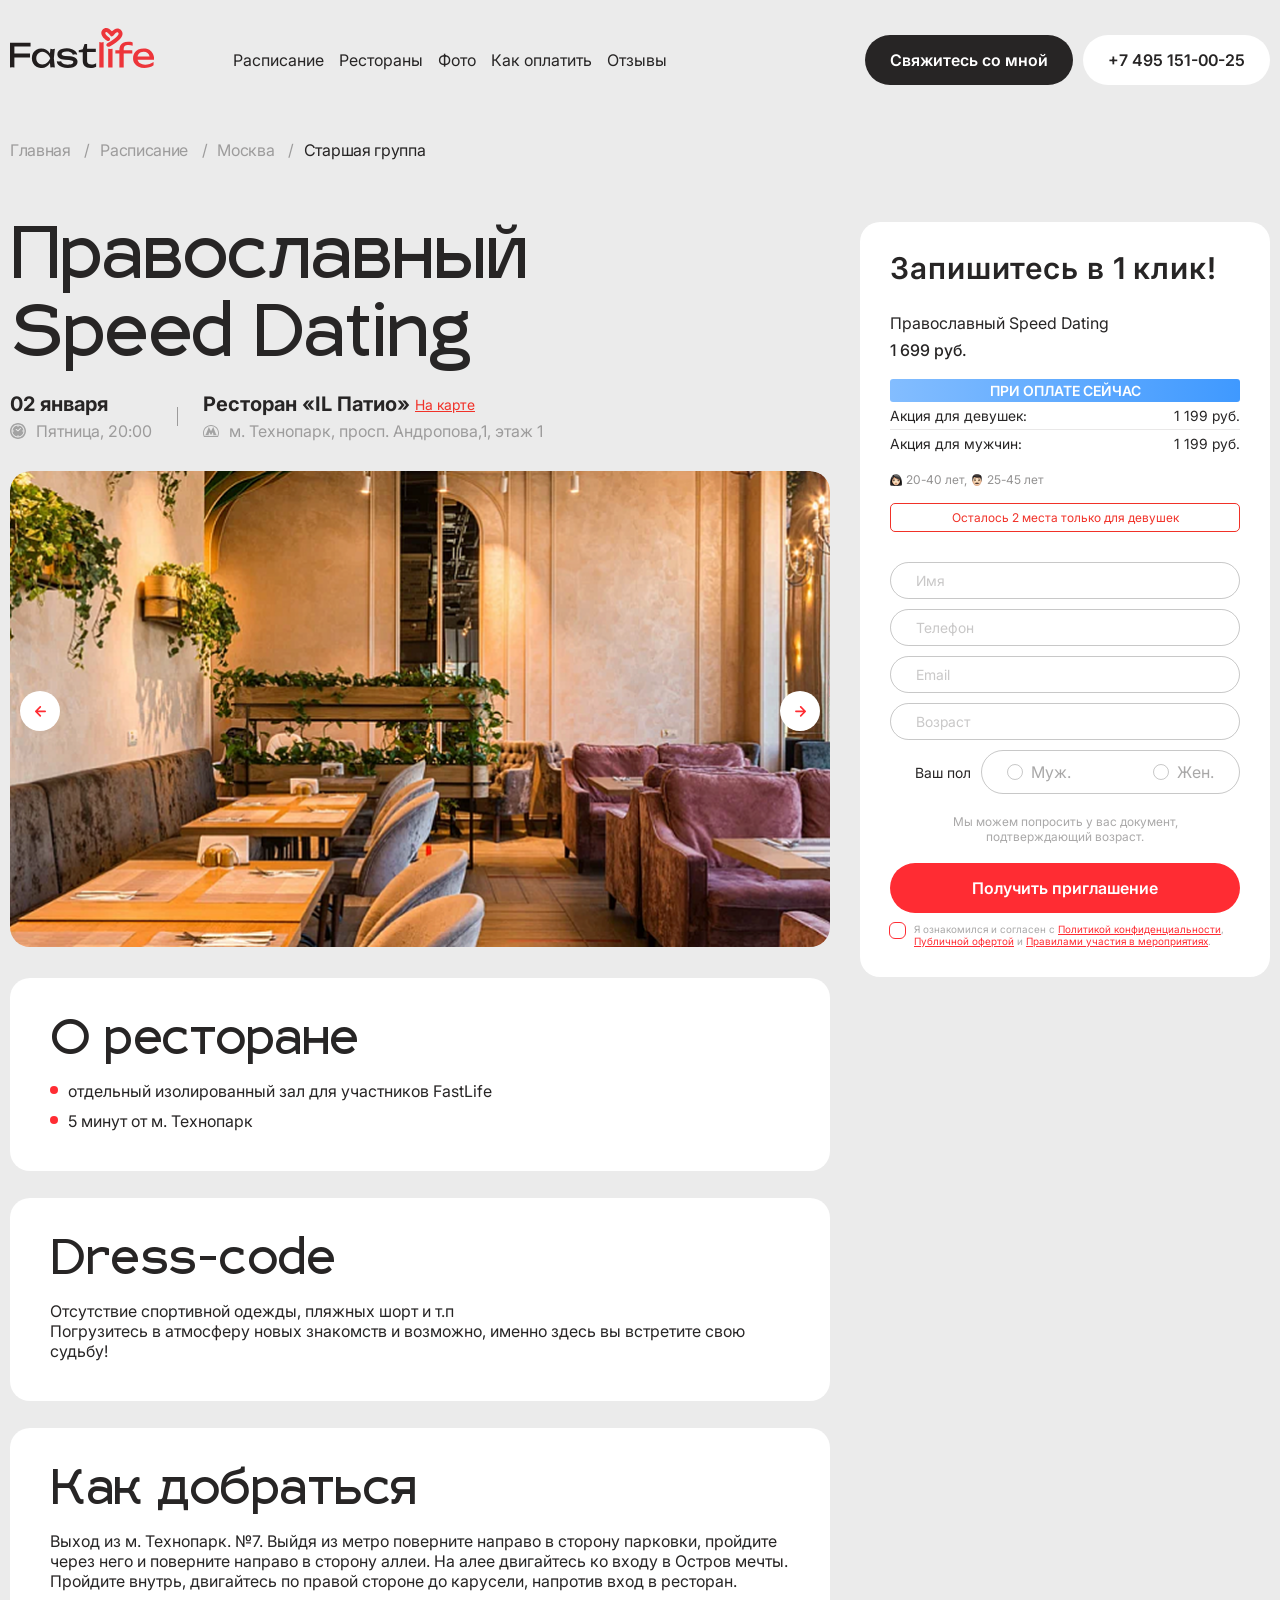
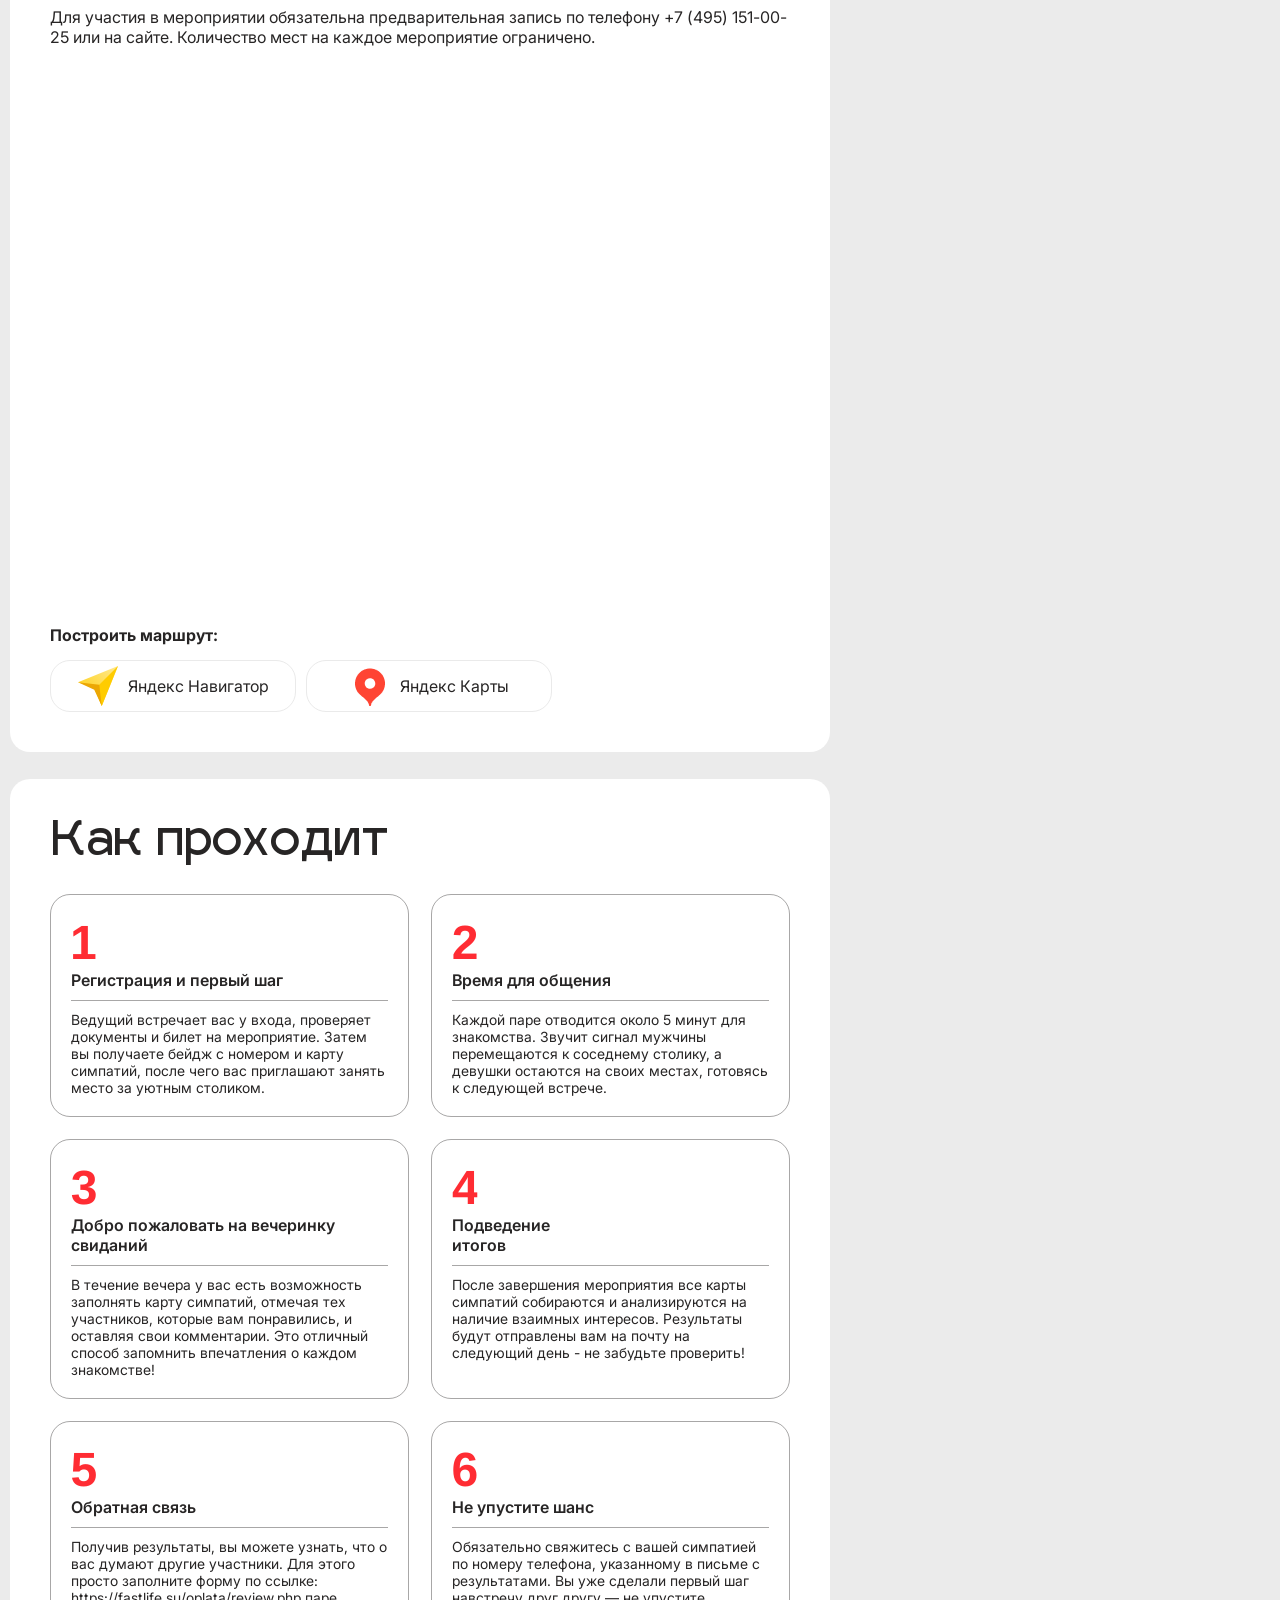
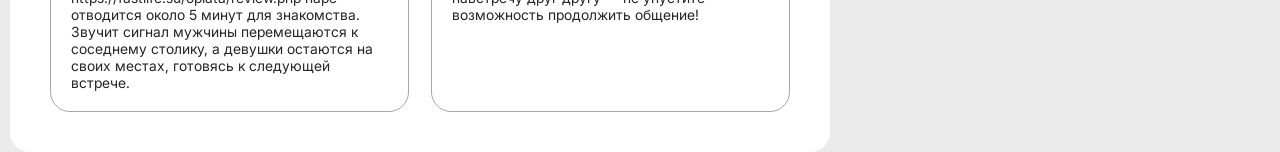
<file: index.html>
<!doctype html>
<html lang="en">

<head>
	<meta charset="UTF-8" />
	<meta name="viewport" content="width=device-width, initial-scale=1.0" />
	<title>fastlife</title>
  <script defer src="./assets/main.js"></script>
  <link rel="stylesheet" href="./assets/style.css">
</head>

<body>
	<div class="wrapper">
		<header class="header page__header">
	<div class="header__container container">
		<img src="./img/logo.svg" alt="FastLife" class="header__logo" />
		<nav class="header__menu menu">
			<div class="menu__body">
				<button class="menu__close" data-menu-button>
					<svg
						width="18"
						height="18"
						viewBox="0 0 18 18"
						fill="none"
						xmlns="http://www.w3.org/2000/svg"
					>
						<path
							d="M1 17L17 1M17 17L1 1"
							stroke="#272525"
							stroke-width="2"
							stroke-linecap="round"
						/>
					</svg>
				</button>
				<ul class="menu__list">
					<li class="menu__item">
						<a href="#" class="menu__link">Расписание</a>
					</li>
					<li class="menu__item">
						<a href="#" class="menu__link">Рестораны</a>
					</li>
					<li class="menu__item">
						<a href="#" class="menu__link">Фото</a>
					</li>
					<li class="menu__item">
						<a href="#" class="menu__link">Как оплатить</a>
					</li>
					<li class="menu__item">
						<a href="#" class="menu__link">Отзывы</a>
					</li>
				</ul>
				<div class="menu__contacts">
					<button class="button button_color_black">Свяжитесь со мной</button>
					<a href="tel:+74951510025" class="button">+7 495 151-00-25</a>
				</div>

				<ul class="menu__socials">
					<li class="menu__social">
						<a href="#" class="menu__link">
							<img src="./img/image 136.png" alt="" />
						</a>
					</li>
					<li class="menu__social">
						<a href="#" class="menu__link">
							<img src="./img/image 135.png" alt="" />
						</a>
					</li>
					<li class="menu__social">
						<a href="#" class="menu__link">
							<img src="./img/image 134.png" alt="" />
						</a>
					</li>
				</ul>
			</div>
		</nav>
		<button class="header__menu-button" data-menu-button>
			<svg
				width="18"
				height="14"
				viewBox="0 0 18 14"
				fill="none"
				xmlns="http://www.w3.org/2000/svg"
			>
				<path
					d="M1 1H17M17 7H1M1 13H17"
					stroke="#272525"
					stroke-width="2"
					stroke-linecap="round"
					stroke-linejoin="bevel"
				/>
			</svg>
		</button>
	</div>
</header>


		<main class="main">
			<div class="container">
				<ul class="breadcrumbs">
					<li class="breadcrumbs__item">
						<a href="#" class="breadcrumbs__link">Главная</a>
					</li>
					<li class="breadcrumbs__item">
						<a href="#" class="breadcrumbs__link">Расписание</a>
					</li>
					<li class="breadcrumbs__item">
						<a href="#" class="breadcrumbs__link">Москва</a>
					</li>
					<li class="breadcrumbs__item">Старшая группа</li>
				</ul>

				<div class="main__main">
					<div class="main__hero">
						<section class="hero">
							<h1 class="hero__title">
								Православный <br />
								Speed Dating
							</h1>

							<div class="hero__info-bar">
								<div class="hero__info-group">
									<div class="hero__info-main">02 января</div>
									<div class="hero__info-sub">
										<svg width="16" height="16" viewBox="0 0 16 16" fill="none" xmlns="http://www.w3.org/2000/svg">
											<g opacity="0.3" clip-path="url(#clip0_4247_1312)">
												<path
													d="M12.0649 8.00001C12.0649 7.74114 12.2748 7.53126 12.5337 7.53126H13.5208C13.295 4.84958 11.1511 2.70561 8.46937 2.47986V3.46698C8.46937 3.72586 8.2595 3.93573 8.00062 3.93573C7.74175 3.93573 7.53187 3.72586 7.53187 3.46698V2.47986C4.85019 2.70561 2.70622 4.84958 2.48047 7.53126H3.46756C3.72644 7.53126 3.93631 7.74114 3.93631 8.00001C3.93631 8.25889 3.72644 8.46876 3.46756 8.46876H2.48047C2.70622 11.1505 4.85019 13.2944 7.53187 13.5202V12.533C7.53187 12.2742 7.74175 12.0643 8.00062 12.0643C8.2595 12.0643 8.46937 12.2742 8.46937 12.533V13.5202C11.1511 13.2944 13.295 11.1505 13.5208 8.46876H12.5337C12.2748 8.46876 12.0649 8.25889 12.0649 8.00001ZM10.8316 5.76161L8.33666 8.32683C8.16297 8.50539 7.87984 8.51701 7.69213 8.35292L5.82969 6.72476C5.63478 6.55439 5.61491 6.25823 5.78531 6.06336C5.95569 5.86845 6.25181 5.84851 6.44675 6.01895L7.97453 7.35455L10.1596 5.10795C10.3401 4.92239 10.6368 4.9183 10.8224 5.09873C11.008 5.2793 11.0121 5.57605 10.8316 5.76161Z"
													fill="black" />
												<path
													d="M8 0C3.58878 0 0 3.58878 0 8C0 12.4112 3.58878 16 8 16C12.4112 16 16 12.4112 16 8C16 3.58878 12.4112 0 8 0ZM8 14.4777C4.42819 14.4777 1.52231 11.5718 1.52231 8C1.52231 4.42819 4.42819 1.52231 8 1.52231C11.5718 1.52231 14.4777 4.42819 14.4777 8C14.4777 11.5718 11.5718 14.4777 8 14.4777Z"
													fill="black" />
											</g>
											<defs>
												<clipPath id="clip0_4247_1312">
													<rect width="16" height="16" fill="white" />
												</clipPath>
											</defs>
										</svg>

										Пятница, 20:00
									</div>
								</div>

								<div class="hero__divider"></div>

								<div class="hero__info-group">
									<div class="hero__info-main">
										Ресторан «IL Патио»
										<a href="#" class="hero__map-link">На карте</a>
									</div>
									<div class="hero__info-sub">
										<svg width="16" height="16" viewBox="0 0 16 16" fill="none" xmlns="http://www.w3.org/2000/svg">
											<g opacity="0.3">
												<path
													d="M8.00018 1.96344C3.58195 1.96344 9.15527e-05 5.57933 9.15527e-05 10.0398C9.15527e-05 12.4584 1.04384 14.0357 1.04384 14.0357L14.9532 14.0364C14.9532 14.0364 15.9999 12.3125 15.9999 10.0396C15.9999 5.57933 12.4181 1.96344 8.00018 1.96344ZM14.3664 13.0525L1.65925 13.047C1.65925 13.047 0.982143 11.7647 0.982143 10.0143C0.982143 6.10489 4.13618 2.93543 8.027 2.93543C11.9177 2.93543 15.0719 6.10472 15.0719 10.0143C15.072 11.7845 14.3664 13.0525 14.3664 13.0525Z"
													fill="black" />
												<path
													d="M10.262 4.10808L10.1615 4.10791L8.02762 8.28943L5.81692 4.0722L2.79013 11.6907H2.0079V12.3026H6.29319V11.6907H5.44291L6.29319 9.3097L8.02762 12.3026L9.69416 9.3097L10.5443 11.6907H9.69416V12.3026H13.9452V11.6907H13.2088L10.262 4.10808Z"
													fill="black" />
											</g>
										</svg>

										м. Технопарк, просп. Андропова,1, этаж 1
									</div>
								</div>
							</div>

							<div class="hero__slider">
								<button class="hero__arrow hero__arrow_back" id="hero-slider-prev">
									<svg width="11" height="11" viewBox="0 0 11 11" fill="none" xmlns="http://www.w3.org/2000/svg">
										<path
											d="M5.89557 9.25858C6.22788 9.5909 6.22788 10.1297 5.89557 10.462C5.56326 10.7943 5.02448 10.7943 4.69217 10.462L0.292891 6.06271C-0.0976335 5.67219 -0.0976336 5.03902 0.292891 4.6485L4.69217 0.249224C5.02448 -0.0830872 5.56326 -0.0830869 5.89557 0.249224C6.22788 0.581535 6.22788 1.12032 5.89557 1.45263L2.84366 4.50454H10.1509C10.6209 4.50454 11.002 4.88558 11.002 5.35561C11.002 5.82564 10.6209 6.20667 10.1509 6.20667H2.84366L5.89557 9.25858Z"
											fill="#FF2C33" />
									</svg>
								</button>
								<div space-between="30" class="hero__swiper swiper" id="hero-slider">
									<div class="swiper-wrapper">
										<div class="swiper-slide">
											<img class="hero__image" src="./img/slider.png" alt="" />
										</div>
										<div class="swiper-slide">
											<img class="hero__image" src="./img/slider.png" alt="" />
										</div>
										<div class="swiper-slide">
											<img class="hero__image" src="./img/slider.png" alt="" />
										</div>
									</div>
								</div>
								<button class="hero__arrow hero__arrow_next" id="hero-slider-next">
									<svg width="11" height="11" viewBox="0 0 11 11" fill="none" xmlns="http://www.w3.org/2000/svg">
										<path
											d="M5.10638 9.25858C4.77407 9.5909 4.77407 10.1297 5.10638 10.462C5.43869 10.7943 5.97748 10.7943 6.30979 10.462L10.7091 6.06271C11.0996 5.67219 11.0996 5.03902 10.7091 4.6485L6.30979 0.249224C5.97748 -0.0830872 5.43869 -0.0830869 5.10638 0.249224C4.77407 0.581535 4.77407 1.12032 5.10638 1.45263L8.1583 4.50454H0.851063C0.381034 4.50454 0 4.88558 0 5.35561C0 5.82564 0.381034 6.20667 0.851063 6.20667H8.1583L5.10638 9.25858Z"
											fill="#FF2C33" />
									</svg>
								</button>
							</div>
						</section>

						<section class="section">
							<h2 class="section__title">О ресторане</h2>
							<ul class="section__list">
								<li class="section__item">
									отдельный изолированный зал для участников FastLife
								</li>
								<li class="section__item">5 минут от м. Технопарк</li>
							</ul>
						</section>
						<section class="section">
							<h2 class="section__title">Dress-code</h2>
							<p class="section__paragraph">
								Отсутствие спортивной одежды, пляжных шорт и т.п <br />
								Погрузитесь в атмосферу новых знакомств и возможно, именно
								здесь вы встретите свою судьбу!
							</p>
						</section>

						<section class="section">
							<h2 class="section__title">Как добраться</h2>
							<p class="section__paragraph">
								Выход из м. Технопарк. №7. Выйдя из метро поверните направо в
								сторону парковки, пройдите через него и поверните направо в
								сторону аллеи. На алее двигайтесь ко входу в Остров мечты.
								Пройдите внутрь, двигайтесь по правой стороне до карусели,
								напротив вход в ресторан.
							</p>

							<p class="section__paragraph">
								Для участия в мероприятии обязательна предварительная запись
								по телефону +7 (495) 151-00-25 или на сайте. Количество мест
								на каждое мероприятие ограничено.
							</p>

							<iframe
								src="https://yandex.ru/map-widget/v1/?ll=37.667896%2C55.774755&mode=search&ol=geo&ouri=ymapsbm1%3A%2F%2Fgeo%3Fdata%3DCgg1NjczMzQwMBI_0KDQvtGB0YHQuNGPLCDQnNC-0YHQutCy0LAsINCe0LvRjNGF0L7QstGB0LrQsNGPINGD0LvQuNGG0LAsIDIzIgoN7asWQhVaGV9C&z=17.27"
								width="100%" height="500" frameborder="0" allowfullscreen="true" class="section__map"></iframe>

							<div class="section__path">
								<h3 class="section__path-title">Построить маршрут:</h3>
								<div class="section__path-buttons">
									<a href="#" class="section__path-button">
										<img src="./img/ynavigator.svg" alt="" />Яндекс Навигатор
									</a>
									<a href="#" class="section__path-button">
										<img src="./img/ymaps.png" alt="" />Яндекс Карты
									</a>
								</div>
							</div>
						</section>

						<section class="section">
							<h2 class="section__title">Как проходит</h2>

							<ol class="section__process process">
								<li class="process__item">
									<h3 class="process__item-title">
										Регистрация и первый шаг
									</h3>
									<p class="process__item-description">
										Ведущий встречает вас у входа, проверяет документы и билет
										на мероприятие. Затем вы получаете бейдж с номером и карту
										симпатий, после чего вас приглашают занять место за уютным
										столиком.
									</p>
								</li>

								<li class="process__item">
									<h3 class="process__item-title">Время для общения</h3>
									<p class="process__item-description">
										Каждой паре отводится около 5 минут для знакомства. Звучит
										сигнал мужчины перемещаются к соседнему столику, а девушки
										остаются на своих местах, готовясь к следующей встрече.
									</p>
								</li>

								<li class="process__item">
									<h3 class="process__item-title">
										Добро пожаловать на вечеринку свиданий
									</h3>
									<p class="process__item-description">
										В течение вечера у вас есть возможность заполнять карту
										симпатий, отмечая тех участников, которые вам понравились,
										и оставляя свои комментарии. Это отличный способ запомнить
										впечатления о каждом знакомстве!
									</p>
								</li>

								<li class="process__item">
									<h3 class="process__item-title">
										Подведение <br />
										итогов
									</h3>
									<p class="process__item-description">
										После завершения мероприятия все карты симпатий собираются
										и анализируются на наличие взаимных интересов. Результаты
										будут отправлены вам на почту на следующий день - не
										забудьте проверить!
									</p>
								</li>

								<li class="process__item">
									<h3 class="process__item-title">Обратная связь</h3>
									<p class="process__item-description">
										Получив результаты, вы можете узнать, что о вас думают
										другие участники. Для этого просто заполните форму по
										ссылке: https://fastlife.su/oplata/review.php паре
										отводится около 5 минут для знакомства. Звучит сигнал
										мужчины перемещаются к соседнему столику, а девушки
										остаются на своих местах, готовясь к следующей встрече.
									</p>
								</li>

								<li class="process__item">
									<h3 class="process__item-title">Не упустите шанс</h3>
									<p class="process__item-description">
										Обязательно свяжитесь с вашей симпатией по номеру
										телефона, указанному в письме с результатами. Вы уже
										сделали первый шаг навстречу друг другу — не упустите
										возможность продолжить общение!
									</p>
								</li>
							</ol>
						</section>
					</div>

					<aside data-da=".main__hero,1024,1" class="booking-form main__sidebar">
						<h3 class="booking-form__title">Запишитесь в 1 клик!</h3>

						<p class="booking-form__event-name">Православный Speed Dating</p>
						<p class="booking-form__price-main">1 699 руб.</p>

						<div class="booking-form__promo-badge">При оплате сейчас</div>

						<div class="booking-form__rates">
							<div class="booking-form__rate">
								<span>Акция для девушек:</span>
								<span>1 199 руб.</span>
							</div>
							<div class="booking-form__rate">
								<span>Акция для мужчин:</span>
								<span>1 199 руб.</span>
							</div>
						</div>

						<div class="booking-form__ages">
							<img src="./img/woman.png" alt="" /> 20-40 лет,
							<img src="./img/man.png" alt="" /> 25-45 лет
						</div>

						<div class="booking-form__status">
							Осталось 2 места только для девушек
						</div>

						<form action="#" class="booking-form__form">
							<input type="text" class="booking-form__input" placeholder="Имя" required />
							<input type="tel" class="booking-form__input" placeholder="Телефон" data-mask="+7 (000) 000-00-00"
								required />
							<input type="email" class="booking-form__input" placeholder="Email" required />
							<input type="number" class="booking-form__input" placeholder="Возраст" required />

							<div class="booking-form__gender-selection">
								<span class="booking-form__radio-set-label">Ваш пол</span>
								<div class="booking-form__radio-set">
									<label class="booking-form__radio-label">
										<input type="radio" name="gender" value="male" class="radio" required />
										Муж.
									</label>
									<label class="booking-form__radio-label">
										<input type="radio" name="gender" value="female" class="radio" required />
										Жен.
									</label>
								</div>
							</div>

							<span class="booking-form__submitation">
								Мы можем попросить у вас документ, <br />
								подтверждающий возраст.
							</span>

							<button type="submit" class="booking-form__submit-btn button button_accent">
								Получить приглашение
							</button>

							<label class="booking-form__agreement">
								<input class="checkbox" type="checkbox" required />
								<span>
									Я ознакомился и согласен с
									<a href="#">Политикой конфиденциальности</a>,
									<a href="#">Публичной офертой</a> и
									<a href="#">Правилами участия в мероприятиях</a>.
								</span>
							</label>
						</form>
					</aside>
				</div>
			</div>
		</main>
	</div>
</body>

</html>
</file>
<file: assets/style.css>
@charset "UTF-8";
@layer base {
  * {
    margin: 0;
    padding: 0;
    font-family: inherit;
    font-weight: 400;
    font-size: inherit;
    box-sizing: border-box;
    -webkit-tap-highlight-color: transparent;
    color: inherit;
    line-height: normal;
  }
  address {
    font-style: normal;
  }
  .wrapper {
    font-size: 16px;
  }
  input,
  textarea,
  button {
    border: none;
    outline: none;
    background-color: transparent;
  }
  a {
    text-decoration: none;
    color: inherit;
  }
  ul,
  ol {
    list-style: none;
    padding: 0;
  }
  strong {
    font-weight: 500;
  }
  img {
    max-width: 100%;
  }
}
* {
  font-family: 'Inter', sans-serif, serif;
}

.container {
  max-width: 1310px;
  margin: 0 auto;
  padding: 0 10px;
  width: 100%;
}

.main {
  display: flex;
  flex-direction: column;
  flex-grow: 1;
}
.main__main {
  display: grid;
  grid-template-columns: auto 410px;
  gap: 30px;
  margin-top: 62px;
  align-items: flex-start;
}
@media (max-width: 1024px) {
  .main__main {
    grid-template-columns: 1fr;
  }
}
@media (max-width: 640px) {
  .main__main {
    margin-top: 40px;
  }
}
.main__hero {
  min-width: 0;
  display: flex;
  flex-direction: column;
  gap: 27px;
}
@media (max-width: 640px) {
  .main__hero {
    gap: 20px;
  }
}

.wrapper {
  display: flex;
  flex-direction: column;
  min-height: 100dvh;
  background-color: #ebebeb;
}

img {
  user-select: none;
}

html {
  scroll-behavior: smooth;
  scroll-padding-top: 120px;
  color: #272525;
}
html:has(.popup_opened) {
  overflow: clip;
}

.dates__slider {
  height: 441px !important;
}

.round {
  width: 100%;
  display: block;
}

@font-face {
  font-family: 'IgraSans';
  font-weight: 400;
  src: url('../fonts/IgraSans.woff2') format(woff2);
  font-display: swap;
}
@font-face {
  font-family: 'UKIJ Tor';
  font-weight: 400;
  src: url('../fonts/UKIJTor.woff2') format(woff2);
  font-display: swap;
}
@font-face {
  font-family: 'Inter';
  font-weight: 400;
  src: url('../fonts/Inter_18pt-Regular.woff2') format(woff2);
  font-display: swap;
}
@font-face {
  font-family: 'Inter';
  font-weight: 500;
  src: url('../fonts/Inter_18pt-Medium.woff2') format(woff2);
  font-display: swap;
}
@font-face {
  font-family: 'Inter';
  font-weight: 600;
  src: url('../fonts/Inter_18pt-SemiBold.woff2') format(woff2);
  font-display: swap;
}
@font-face {
  font-family: 'Inter';
  font-weight: 700;
  src: url('../fonts/Inter_18pt-Bold.woff2') format(woff2);
  font-display: swap;
}
.button {
  background-color: #fff;
  color: #272525;
  border: none;
  padding: 15px 25px;
  border-radius: 25px;
  font-size: 16px;
  font-weight: 600;
  cursor: pointer;
  white-space: nowrap;
  display: inline-block;
  text-align: center;
}
@media (max-width: 992px) {
  .button {
    padding: 10px 20px;
    border: rgba(39, 37, 37, 0.25) 1px solid;
  }
}
@media (max-width: 768px) {
  .button[data-mobile] {
    font-size: 0;
  }
}
@media (max-width: 768px) {
  .button[data-mobile]::before {
    content: attr(data-mobile);
    font-size: 16px;
  }
}
.button_color_black {
  background-color: #272525;
  color: #fff;
}
.button_white {
  background-color: #fff;
  color: #ff2c33;
}
.button_almost-thin {
  padding: 10px 40px;
}
.button_thin {
  padding: 7px 40px;
}
.button_accent {
  border-color: #ff2c33;
  background-color: #ff2c33;
  color: #fff;
}
.button_outline {
  border-width: 1px;
  border-style: solid;
  background-color: transparent;
}
.button_outline.button_accent {
  color: #ff2c33;
  transition:
    background 0.2s,
    color 0.2s;
}
.button_outline.button_accent:hover {
  background-color: #ff2c33;
  color: #ebebeb;
}
.button_thin.button_outline {
  padding: 9px 39px;
}

.breadcrumbs {
  margin-top: 20px;
  display: flex;
  letter-spacing: -0.02em;
  flex-wrap: wrap;
}
@media (max-width: 640px) {
  .breadcrumbs {
    margin-top: 0;
    font-size: 14px;
  }
}
.breadcrumbs__link {
  color: rgba(39, 37, 37, 0.4);
}
.breadcrumbs__link:hover {
  color: #ff2c33;
}
.breadcrumbs__item:not(:last-child)::after {
  content: '/';
  margin: 0 10px;
  color: rgba(39, 37, 37, 0.4);
}
@media (max-width: 640px) {
  .breadcrumbs__item:not(:last-child)::after {
    margin: 0 5px;
  }
}

.checkbox {
  appearance: none;
  position: relative;
  cursor: pointer;
  transform: translate(-1px, -1px);
}
.checkbox::before {
  content: '';
  display: block;
  width: 15px;
  height: 15px;
  border: #ff2c33 1px solid;
  border-radius: 6px;
}
.checkbox:checked::after {
  content: '✓';
  font-size: 13px;
  color: #fff;
  height: 16px;
  background-color: #ff2c33;
  position: absolute;
  inset: 0;
  border-radius: 4px;
  display: flex;
  align-items: center;
  justify-content: center;
}

.radio {
  appearance: none;
  position: relative;
}
.radio::before {
  content: '';
  display: block;
  width: 14px;
  height: 14px;
  border: rgba(39, 37, 37, 0.25) 1px solid;
  border-radius: 999px;
}
.radio:checked::before {
  border-color: #ff2c33;
}
.radio:checked::after {
  content: '';
  display: block;
  width: 10px;
  height: 10px;
  position: absolute;
  background-color: #ff2c33;
  top: 3px;
  left: 3px;
  border-radius: 999px;
}

.title1 {
  font-size: 70px;
  font-family: 'IgraSans', sans-serif;
}

.title2 {
  font-size: 64px;
  font-family: 'IgraSans', sans-serif;
  text-align: center;
}
@media (max-width: 768px) {
  .title2 {
    font-size: 32px;
  }
}

.welcome {
  display: flex;
  background-color: #fff;
  border-radius: 20px;
  overflow: hidden;
  margin-top: 33px;
}
@media (max-width: 992px) {
  .welcome {
    flex-direction: column;
  }
}
@media (max-width: 640px) {
  .welcome {
    background-color: transparent;
  }
}
.welcome {
  /* ===== MAIN BLOCK ===== */
}
.welcome__content {
  padding: 40px;
  margin-right: -89px;
}
@media (max-width: 1200px) {
  .welcome__content {
    margin-right: -40px;
  }
}
@media (max-width: 992px) {
  .welcome__content {
    margin: 0;
  }
}
@media (max-width: 640px) {
  .welcome__content {
    padding: 20px;
    background-color: #fff;
    border-radius: 20px 20px 0 0;
  }
}
.welcome__title {
  letter-spacing: -0.02em;
  line-height: 111%;
}
.welcome__title,
.welcome__title span {
  font-size: clamp(20px, calc(5.7142857143px + 4.4642857143vw), 70px);
}
@media (max-width: 1200px) {
  .welcome__title,
  .welcome__title span {
    font-size: 48px;
    margin-right: -100px;
  }
}
@media (max-width: 992px) {
  .welcome__title,
  .welcome__title span {
    margin: 0;
    font-size: 56px;
  }
}
@media (max-width: 480px) {
  .welcome__title {
    font-size: 54px;
    display: flex;
    flex-direction: column;
  }
}
@media (max-width: 480px) {
  .welcome__title span {
    font-size: 16px;
    margin-top: 10px;
    margin-bottom: 22px;
  }
}
.welcome__blocks {
  margin-top: 36px;
  display: flex;
  align-items: flex-end;
  gap: 23px;
}
@media (max-width: 1200px) {
  .welcome__blocks {
    flex-direction: column;
    align-items: flex-start;
    max-width: 400px;
  }
}
@media (max-width: 992px) {
  .welcome__blocks {
    flex-direction: row;
    max-width: 100%;
    padding: 30px;
    align-items: center;
  }
}
@media (max-width: 768px) {
  .welcome__blocks {
    margin-top: 0;
    padding: 0;
    align-items: stretch;
    margin-top: 10px;
    gap: 10px;
  }
}
@media (max-width: 768px) {
  .welcome__blocks > * {
    background-color: #fff;
    padding: 20px;
    border-radius: 20px;
  }
}
@media (max-width: 640px) {
  .welcome__blocks {
    flex-direction: column;
  }
}
.welcome__card {
  padding: 24px 30px;
  border-radius: 25px;
  border: rgba(39, 37, 37, 0.25) 1px solid;
  flex-basis: 382px;
}
@media (max-width: 1200px) {
  .welcome__card {
    padding: 16px 20px;
    flex-basis: auto;
  }
}
@media (max-width: 768px) {
  .welcome__card {
    border: none;
  }
}
@media (max-width: 768px) {
  .welcome__card-description {
    font-size: 14px;
  }
}
.welcome__card-title {
  font-weight: 500;
  font-size: 20px;
  padding-bottom: 10px;
  border-bottom: rgba(39, 37, 37, 0.25) 1px solid;
  margin-bottom: 10px;
  display: flex;
  align-items: center;
  gap: 9px;
}
.welcome__card-title::before {
  content: url('../icons/dates.svg');
}
@media (max-width: 640px) {
  .welcome__card-title {
    font-size: 16px;
  }
}
.welcome__button {
  margin-top: 10px;
}
@media (max-width: 768px) {
  .welcome__button {
    width: 100%;
  }
}
.welcome__help-description {
  max-width: 180px;
}
@media (max-width: 768px) {
  .welcome__help-description {
    max-width: 100%;
  }
}
.welcome {
  /* ===== IMAGE BLOCK ===== */
}
.welcome__image {
  background-image: url('../img/hero.png');
  background-size: cover;
  background-position: 0 50%;
  flex-basis: 630px;
  flex-shrink: 0;
  display: flex;
  flex-direction: column;
  align-items: flex-end;
  padding: 64px 37px;
  color: #fff;
}
@media (max-width: 640px) {
  .welcome__image {
    background-image: url('../img/welcome-mobile.png');
    flex-basis: auto;
    aspect-ratio: 25/28;
    justify-content: flex-end;
    align-items: flex-start;
    border-radius: 0 0 20px 20px;
    background-color: #fff;
  }
}
@media (max-width: 480px) {
  .welcome__image {
    padding: 20px;
  }
}
.welcome__subtitle {
  font-family: 'IgraSans', sans-serif;
  font-size: 40px;
  line-height: 111%;
}
@media (max-width: 768px) {
  .welcome__subtitle {
    font-size: 37px;
  }
}
.welcome__caption {
  font-size: 20px;
  line-height: 111%;
}

.stats {
  background-image: url('../img/stat.png');
  background-position-x: center;
  padding: 80px 0;
  margin: 60px 0;
  background-repeat: no-repeat;
}
@media (max-width: 992px) {
  .stats {
    background-image: url('../img/mobile-bg.png');
    background-size: 100%;
    padding: 50px 0;
  }
}
.stats__container {
  display: flex;
  gap: 30px;
}
@media (max-width: 992px) {
  .stats__container {
    flex-direction: column;
  }
}
.stats__content {
  flex-basis: 410px;
  flex-shrink: 0;
}
.stats__caption {
  display: block;
  margin-top: 18px;
  font-weight: 600;
  line-height: 111%;
  color: #fff;
}
.stats__subtitle {
  font-weight: 600;
}
.stats__subtitle a {
  font-weight: 600;
  color: #ff2c33;
}
.stats__choose,
.stats__talks {
  padding: 30px;
  background-color: #fff;
  border-radius: 20px;
}
.stats__choose {
  margin-top: 50px;
  display: flex;
  align-items: center;
  gap: 10px;
}
@media (max-width: 992px) {
  .stats__choose {
    margin-top: 30px;
    padding: 20px;
  }
}
.stats__talks {
  margin-top: 10px;
}
@media (max-width: 992px) {
  .stats__talks {
    padding: 10px;
  }
}
.stats__subtitle-talks {
  text-align: center;
  margin: 10px 0;
}
.stats__companies {
  display: flex;
  flex-wrap: wrap;
  gap: 8px;
  margin-top: 15px;
}
.stats__company {
  display: flex;
  align-content: inherit;
  justify-content: center;
  flex-grow: 1;
  padding: 0;
  text-align: center;
}
.stats__button {
  display: flex;
  justify-content: center;
  align-items: center;
  flex: 1 1 auto;
  padding: 8px;
  border: #ebebeb 1px solid;
  border-radius: 999px;
  cursor: pointer;
}
.stats__logo {
  height: 24px;
  pointer-events: none;
}
.stats__video-wrap {
  max-width: 850px;
}
.stats__video {
  border: #fff 10px solid;
  border-radius: 20px;
  max-width: 100%;
  height: 100%;
  object-fit: cover;
}
@media (max-width: 992px) {
  .stats__video {
    margin-top: 30px;
  }
}
@media (max-width: 768px) {
  .stats__video {
    height: 137px;
    width: 100%;
    border-width: 3px;
    object-fit: cover;
  }
}

.how__title {
  font-size: 80px;
  font-family: 'IgraSans', sans-serif;
}
@media (max-width: 768px) {
  .how__title {
    font-size: 64px;
  }
}
@media (max-width: 480px) {
  .how__title {
    font-size: 36px;
  }
}
.how__list-wrapper {
  position: relative;
}
@media (max-width: 640px) {
  .how__list-wrapper::after {
    content: '';
    position: absolute;
    right: 0;
    top: 0;
    height: 100%;
    width: 135px;
    background: linear-gradient(90deg, rgba(235, 235, 235, 0) 0%, #ebebeb 100%);
    pointer-events: none;
  }
}
.how__list {
  display: grid;
  grid-template-columns: repeat(5, 1fr);
  gap: 25px;
  counter-reset: numbers;
  margin-top: 40px;
}
@media (max-width: 1200px) {
  .how__list {
    overflow-x: auto;
  }
}
@media (max-width: 640px) {
  .how__list {
    gap: 10px;
    padding-right: 135px;
  }
}
.how__item {
  padding: 20px 30px;
  background-color: #fff;
  border-radius: 20px;
}
@media (max-width: 1200px) {
  .how__item {
    min-width: 238px;
  }
}
@media (max-width: 640px) {
  .how__item {
    min-width: 213px;
    padding: 12px 20px;
  }
}
.how__item::before {
  counter-increment: numbers;
  content: counter(numbers);
  font-family: 'UKIJ Tor', sans-serif;
  font-size: 48px;
  color: #ff2c33;
}
.how__card-title {
  font-weight: 600;
  border-bottom: rgba(39, 37, 37, 0.25) 1px solid;
  padding-bottom: 10px;
  margin-bottom: 10px;
}
.how__description {
  font-size: 14px;
}
.how__footer {
  margin-top: 50px;
  display: flex;
  gap: 30px;
}
@media (max-width: 768px) {
  .how__footer {
    flex-direction: column;
    align-items: flex-start;
  }
}
.how__soc-title {
  font-size: 24px;
  font-weight: 600;
  flex-basis: 300px;
}
@media (max-width: 768px) {
  .how__soc-title {
    flex-basis: auto;
  }
}
@media (max-width: 480px) {
  .how__soc-title {
    font-size: 16px;
    max-width: 214px;
  }
}
.how__socials {
  display: flex;
  background-color: #fff;
  border-radius: 20px;
  overflow: hidden;
}
@media (max-width: 480px) {
  .how__socials {
    background-color: transparent;
    gap: 10px;
    flex-direction: column;
    width: 100%;
    padding: 0;
  }
}
@media (max-width: 480px) {
  .how__social {
    background-color: #fff;
    border-radius: 10px;
  }
}
.how__social:not(:last-child) {
  border-right: rgba(39, 37, 37, 0.25) 1px solid;
}
@media (max-width: 480px) {
  .how__social:not(:last-child) {
    border: none;
  }
}
.how__social-link {
  display: flex;
  gap: 11px;
  align-items: center;
  padding: 12px;
  padding-right: 28px;
}
.how__social-link:first-child {
  padding-left: 16px;
}
@media (max-width: 480px) {
  .how__social-link {
    padding: 16px;
    padding-right: 12px;
    padding-left: 12px;
  }
}
.how__social-link:hover {
  background-color: rgba(0, 0, 0, 0.03);
}
@media (max-width: 480px) {
  .how__info {
    display: flex;
    align-items: center;
    flex-grow: 1;
  }
}
.how__social-name {
  font-size: 20px;
  font-weight: 600;
  flex-grow: 1;
}
.how__social-subs {
  white-space: nowrap;
  font-size: 12px;
  opacity: 50%;
}
@media (max-width: 480px) {
  .how__social-subs {
    border-left: rgba(39, 37, 37, 0.25) 1px solid;
    padding: 12px 0;
    padding-left: 12px;
  }
}
.how__arrow {
  position: absolute;
  top: 50%;
  right: 0;
  z-index: 1;
  display: none;
}
@media (max-width: 640px) {
  .how__arrow {
    display: block;
  }
}
.how__arrow-button {
  width: 40px;
  height: 40px;
  background-color: #272525;
  border-radius: 999px;
  display: flex;
  align-items: center;
  justify-content: center;
  transform: translateY(-50%);
}

.choose {
  background-color: #ff2c33;
  border-radius: 25px;
  padding-block: 50px 32px;
  color: #fff;
  margin-top: 70px;
}
.choose__title {
  font-family: 'IgraSans', sans-serif;
  font-size: 48px;
}
@media (max-width: 768px) {
  .choose__title {
    font-size: 36px;
  }
}
.choose__subtitle {
  font-size: 36px;
  margin-top: 40px;
}
@media (max-width: 768px) {
  .choose__subtitle {
    margin-top: 30px;
  }
}
@media (max-width: 640px) {
  .choose__subtitle {
    font-size: 20px;
    font-weight: 700;
  }
}
.choose__form {
  margin-top: 15px;
  gap: 16px;
}
.choose__label {
  transform: rotateZ(-90deg);
  display: inline-flex;
  align-items: flex-start;
  padding-block: 5px;
}
.choose__label-wrapper {
  height: 53px;
  display: flex;
  align-items: flex-end;
  opacity: 40%;
  border-right: rgba(39, 37, 37, 0.25) 1px solid;
  margin-right: 11px;
}
.choose__label-wrapper:not(:first-child) {
  margin-left: 12px;
}
.choose__schedule-wrapper {
  position: relative;
}
@media (max-width: 1440px) {
  .choose__schedule-wrapper {
    margin: 0 40px;
  }
}
@media (max-width: 1360px) {
  .choose__schedule-wrapper {
    margin: 0 70px;
  }
}
@media (max-width: 768px) {
  .choose__schedule-wrapper {
    margin: 0;
  }
}
.choose__dates-title {
  display: none;
}
@media (max-width: 640px) {
  .choose__dates-title {
    display: block;
  }
}
.choose__schedule {
  background-color: #fff;
  border-radius: 20px;
  overflow: hidden;
  display: flex;
  color: #272525;
  padding: 19px;
  margin-top: 20px;
}
@media (max-width: 768px) {
  .choose__schedule {
    overflow: auto;
  }
}
.choose__date {
  font-size: 24px;
}
.choose__weekday {
  opacity: 40%;
  font-size: 20px;
  font-weight: 300;
}
.choose__weekend {
  color: #ff2c33;
}
.choose__day {
  width: 44px;
  flex-shrink: 0;
  text-align: center;
  cursor: pointer;
  user-select: none;
}
.choose__day._in-range,
.choose__day._selected {
  background-color: rgba(39, 37, 37, 0.1);
}
.choose__day[data-type='start'] {
  border-radius: 10px 0 0 10px;
}
.choose__day[data-type='end'] {
  border-radius: 0 10px 10px 0;
}
.choose__day[data-type='single'] {
  border-radius: 10px;
}
.choose__arrow {
  width: 40px;
  height: 40px;
  position: absolute;
  top: 50%;
  left: -60px;
  border-radius: 999px;
  border: #fff 1px solid;
  transform: translateY(-50%);
}
@media (max-width: 768px) {
  .choose__arrow {
    display: none;
  }
}
.choose__arrow_next {
  left: auto;
  right: -60px;
  transform: rotateZ(180deg) translateY(50%);
}
.choose__cancel {
  background-color: rgba(255, 255, 255, 0.85);
  border-radius: 999px;
  gap: 8px;
  color: #000;
  padding: 7px 15px;
  margin-top: 30px;
}

.choose-form {
  display: flex;
  justify-content: space-between;
  flex-wrap: wrap;
}
.choose-form__personal-block {
  background-color: rgba(255, 255, 255, 0.5);
  padding: 10px;
  border-radius: 999px;
  display: inline-flex;
  gap: 6px;
}
@media (max-width: 640px) {
  .choose-form__personal-block {
    background-color: transparent;
    padding: 0;
  }
}
@media (max-width: 640px) {
  .choose-form__caption {
    color: #fff;
  }
}
.choose-form__block {
  background-color: #fff;
  border-radius: 999px;
  height: 40px;
  color: #000;
  display: flex;
  align-items: center;
  gap: 6px;
  padding-inline: 20px;
}
@media (max-width: 640px) {
  .choose-form__block {
    background-color: transparent;
    flex-direction: column;
    align-items: flex-start;
    height: auto;
    padding: 0;
  }
}
.choose-form__choose {
  display: flex;
  align-items: center;
}
@media (max-width: 640px) {
  .choose-form__choose {
    background-color: #fff;
    border-radius: 999px;
    padding: 10px 25px;
    padding-left: 5px;
  }
}
.choose-form__radio {
  display: none;
}
.choose-form__label {
  opacity: 50%;
  cursor: pointer;
  margin-left: 20px;
  user-select: none;
}
@media (max-width: 768px) {
  .choose-form__label span {
    display: none;
  }
}
.choose-form__label:hover {
  opacity: 80%;
}
input:checked + .choose-form__label {
  opacity: 1;
  font-weight: 500;
  display: flex;
  align-items: center;
  margin-left: 10px;
  margin-right: -14px;
  border: #000 1px solid;
  border-radius: 999px;
  padding: 4px 8px;
}
.choose-form__input {
  width: 40px;
  height: 28px;
  border: rgba(39, 37, 37, 0.1) 1px solid;
  border-radius: 999px;
  padding: 0 8px;
  text-align: center;
  margin-right: -12px;
}
@media (max-width: 640px) {
  .choose-form__input {
    display: block;
    background-color: #fff;
    border-radius: 999px;
    padding: 10px 25px;
    padding-left: 5px;
    width: auto;
    height: auto;
    min-width: 0;
    width: 100%;
  }
}
.choose-form__tags {
  background-color: #fff;
  display: flex;
  border-radius: 999px;
  padding: 10px;
  gap: 6px;
  position: relative;
}
@media (max-width: 768px) {
  .choose-form__tags {
    padding: 0;
    overflow: auto;
    background-color: #fff;
  }
}
@media (max-width: 640px) {
  .choose-form__tags {
    margin-top: 30px;
  }
}
@media (max-width: 768px) {
  .choose-form__tags > *:not(#tags-box) {
    display: none;
  }
}
.choose-form__tags-box {
  display: none;
  flex-wrap: wrap;
  position: absolute;
  right: 0;
  top: 0;
  background-color: #fff;
  padding: 8px;
  gap: 6px;
  z-index: 20;
  border-radius: 30px;
  border: 2px solid #ff2c33;
  box-shadow: 0px 4px 10px rgba(0, 0, 0, 0.25);
}
@media (max-width: 768px) {
  .choose-form__tags-box [data-tags-box-toggle] {
    display: none;
  }
}
@media (max-width: 768px) {
  .choose-form__tags-box {
    position: relative;
    display: flex;
    flex-wrap: nowrap;
    white-space: nowrap;
    inset: initial;
    width: 100%;
    border: none;
    box-shadow: none;
  }
}
.choose-form__tags-box_opened {
  display: flex;
}
.choose-form__tag {
  background-color: rgba(255, 44, 51, 0.1);
  user-select: none;
  padding: 10px 13px;
  border: transparent 2px solid;
  cursor: pointer;
}
.choose-form__tag:has(input:checked) {
  border: rgba(255, 44, 51, 0.5) 2px solid;
}
.choose-form__tag input {
  display: none;
}

.dates .swiper-wrapper {
  align-items: stretch !important;
}
.dates__image-wrapper {
  height: 170px;
}
.dates__grid {
  display: grid;
  grid-template-columns: repeat(4, 1fr);
  gap: 30px;
  padding: 16px 0;
  padding-right: 10px;
}
@media (max-width: 1200px) {
  .dates__grid {
    grid-template-columns: repeat(3, 1fr);
  }
}
@media (max-width: 992px) {
  .dates__grid {
    gap: 0 10px;
  }
}
@media (max-width: 768px) {
  .dates__grid {
    grid-template-columns: repeat(2, 1fr);
  }
}
@media (max-width: 480px) {
  .dates__grid {
    grid-template-columns: 1fr;
  }
}
.dates__container {
  position: relative;
}
@media (max-width: 1280px) {
  .dates__container {
    padding-right: 0;
  }
}
.dates__container::after {
  content: '';
  position: absolute;
  right: 8px;
  top: 78px;
  background: linear-gradient(90deg, rgba(235, 235, 235, 0) 20.13%, #ebebeb 100%);
  width: 375px;
  bottom: 0;
  z-index: 200;
  pointer-events: none;
  opacity: 1;
  transition: opacity 0.3s;
}
.dates__block_exclusive .dates__container::after {
  background: linear-gradient(90deg, rgba(235, 235, 235, 0) 20.13%, #ff2c33 100%);
}
@media (max-width: 1280px) {
  .dates__container::after {
    right: 0;
    width: 200px;
  }
}
@media (max-width: 360px) {
  .dates__container::after {
    top: 70px;
  }
}
.dates__container:has(.dates__grid)::after {
  content: none;
}
.dates__block {
  margin-top: 60px;
}
.dates__block_exclusive {
  background-image: url('../img/curve-bg.png');
  background-position-x: center;
  padding-block: 100px;
  background-repeat: no-repeat;
  min-height: 740px;
}
.dates__title {
  margin-bottom: 30px;
  font-size: 48px;
  font-family: 'IgraSans', sans-serif;
}
@media (max-width: 480px) {
  .dates__title {
    font-size: 32px;
    text-align: left;
  }
}
.dates__block_exclusive .dates__title {
  color: #fff;
}
.dates__arrow {
  position: absolute;
  top: 50%;
  z-index: 200;
  width: 40px;
  height: 40px;
  display: flex;
  align-items: center;
  justify-content: center;
  background-color: #252527;
  border-radius: 999px;
  left: -60px;
  cursor: pointer;
}
.dates__block_exclusive .dates__arrow {
  background-color: #fff;
}
@media (max-width: 1440px) {
  .dates__arrow {
    display: none;
  }
}
.dates__arrow * {
  fill: #fff;
}
.dates__block_exclusive .dates__arrow * {
  fill: #ff2c33;
}
.dates__arrow_next {
  transform: rotateZ(180deg);
  left: auto;
  right: -60px;
}
.dates__arrow.swiper-button-disabled {
  display: none;
}

.dates-button {
  display: flex;
  justify-content: center;
}
.dates-button__button {
  padding: 10px;
  max-width: 350px;
  width: 100%;
  margin-block: 50px;
}

.help-choose__container {
  background-image: url('../img/help-choose.png');
  border-radius: 20px;
  padding: 30px 40px;
  color: #fff;
  background-position: center;
  display: flex;
  flex-direction: column;
  width: calc(100% - 40px);
}
@media (max-width: 1440px) {
  .help-choose__container {
    margin-inline: 20px;
  }
}
@media (max-width: 640px) {
  .help-choose__container {
    background-image: url('../img/help-choose-mobile.png');
    background-size: 100%;
    margin: 10px;
    min-height: 280px;
    width: calc(100% - 20px);
    padding: 20px;
  }
}
.help-choose__title {
  font-size: 48px;
  font-family: 'IgraSans', sans-serif;
}
@media (max-width: 640px) {
  .help-choose__title {
    font-size: 32px;
  }
}
.help-choose__description {
  font-size: 20px;
  margin-top: 10px;
  max-width: 400px;
}
@media (max-width: 640px) {
  .help-choose__description {
    font-size: 16px;
    max-width: 225px;
  }
}
.help-choose__space {
  flex-grow: 1;
}
.help-choose__button {
  margin-top: 20px;
  max-width: 300px;
  width: 100%;
}

.promo {
  margin-top: 40px;
}
@media (max-width: 640px) {
  .promo {
    margin-top: 10px;
  }
}
.promo__container {
  background-image: url('../img/ad.png');
  border-radius: 20px;
  padding: 30px 40px;
  background-position: center;
  background-size: cover;
  display: flex;
  align-items: flex-end;
  width: calc(100% - 40px);
  height: 300px;
}
@media (max-width: 1440px) {
  .promo__container {
    margin-inline: 20px;
  }
}
@media (max-width: 640px) {
  .promo__container {
    height: 160px;
    width: calc(100% - 20px);
    padding: 20px;
    margin: 0 10px;
  }
}
.promo__title {
  font-size: 48px;
  font-family: 'IgraSans', sans-serif;
}
@media (max-width: 640px) {
  .promo__title {
    font-size: 16px;
  }
}

.for-whom {
  background-color: #fff;
  padding: 100px 0;
  overflow: hidden;
}
.for-whom__container {
  position: relative;
}
.for-whom__header {
  display: flex;
  justify-content: space-between;
  align-items: flex-end;
  gap: 32px;
}
@media (max-width: 768px) {
  .for-whom__header {
    flex-direction: column;
    align-items: flex-start;
    gap: 10px;
  }
}
.for-whom__title {
  font-size: 64px;
  font-family: 'IgraSans', sans-serif;
}
@media (max-width: 768px) {
  .for-whom__title {
    font-size: 32px;
    max-width: 100%;
  }
}
.for-whom__subtitle {
  font-size: 32px;
  max-width: 360px;
}
@media (max-width: 768px) {
  .for-whom__subtitle {
    font-size: 16px;
    max-width: 100%;
  }
}
.for-whom__grid {
  display: grid;
  grid-template-columns: repeat(3, 1fr);
  gap: 30px;
  margin-top: 30px;
}
@media (max-width: 992px) {
  .for-whom__grid {
    gap: 10px;
  }
}
@media (max-width: 768px) {
  .for-whom__grid {
    grid-template-columns: repeat(2, 1fr);
  }
}
@media (max-width: 640px) {
  .for-whom__grid {
    grid-template-columns: 1fr;
  }
}
.for-whom__card {
  padding: 30px;
  border: rgba(39, 37, 37, 0.25) 1px solid;
  border-radius: 25px;
  position: relative;
  background-color: #fff;
  z-index: 1;
}
@media (max-width: 992px) {
  .for-whom__card {
    padding: 25px;
  }
}
@media (max-width: 640px) {
  .for-whom__card {
    padding: 10px 15px;
    border-radius: 10px;
  }
}
.for-whom__card input {
  display: none;
}
.for-whom__card-title {
  font-size: 20px;
  font-weight: 600;
}
@media (max-width: 640px) {
  .for-whom__card-title {
    display: flex;
    justify-content: space-between;
    align-items: center;
  }
}
@media (max-width: 640px) {
  .for-whom__card-title::after {
    content: url('../icons/fold.svg');
  }
}
@media (max-width: 640px) {
  .for-whom__card:has(input:checked) .for-whom__card-title::after {
    transform: rotateZ(180deg);
  }
}
.for-whom__description {
  margin-top: 10px;
}
@media (max-width: 640px) {
  .for-whom__description {
    display: none;
  }
}
@media (max-width: 640px) {
  .for-whom__card:has(input:checked) .for-whom__description {
    display: block;
  }
}
.for-whom__placeholder {
  position: absolute;
  right: -100px;
  width: 550px;
  bottom: 20px;
}
@media (max-width: 640px) {
  .for-whom__placeholder {
    position: relative;
    inset: auto;
    max-width: calc(100% + 40px);
    width: calc(100% + 40px);
    margin-left: -20px;
    margin-top: 20px;
  }
}

.why-us {
  background-color: #fff;
}
.why-us__title {
  font-size: 64px;
  font-family: 'IgraSans', sans-serif;
}
@media (max-width: 768px) {
  .why-us__title {
    font-size: 32px;
  }
}
.why-us__description {
  margin-top: 10px;
  font-size: 32px;
  max-width: 865px;
}
@media (max-width: 768px) {
  .why-us__description {
    font-size: 16px;
  }
}
.why-us__card {
  display: flex;
  width: 100%;
  max-width: 100%;
  margin-top: 30px;
}
.why-us__card input {
  display: none;
}
.why-us__card:nth-child(even) {
  flex-direction: row-reverse;
}
@media (max-width: 768px) {
  .why-us__card {
    flex-direction: column;
    border: rgba(39, 37, 37, 0.25) 1px solid;
    border-radius: 20px;
    padding: 15px;
    margin-top: 16px;
  }
}
@media (max-width: 768px) {
  .why-us__card:nth-child(even) {
    flex-direction: column;
  }
}
.why-us__card-content {
  padding: 30px;
  flex-grow: 1;
  border: rgba(39, 37, 37, 0.25) 1px solid;
  border-radius: 20px;
}
@media (max-width: 768px) {
  .why-us__card-content {
    border: none;
    padding: 0;
  }
}
.why-us__card-title {
  font-size: 32px;
  font-weight: 600;
}
@media (max-width: 1200px) {
  .why-us__card-title {
    font-size: 28px;
  }
}
@media (max-width: 768px) {
  .why-us__card-title {
    font-size: 16px;
    display: flex;
    justify-content: space-between;
    align-items: center;
  }
}
@media (max-width: 768px) {
  .why-us__card .why-us__card-title::after {
    content: url('../icons/fold.svg');
  }
}
@media (max-width: 768px) {
  .why-us__card:has(input:checked) .why-us__card-title::after {
    transform: rotateZ(180deg);
  }
}
.why-us__card-image {
  object-fit: cover;
  height: 100%;
  border-radius: 20px;
  width: 100%;
}
@media (max-width: 768px) {
  .why-us__card-image {
    margin-top: 10px;
    border-radius: 5px;
  }
}
.why-us__blocks {
  display: flex;
  justify-content: space-between;
  gap: 32px;
}
@media (max-width: 768px) {
  .why-us__blocks {
    display: none;
  }
}
@media (max-width: 768px) {
  .why-us__card:has(input:checked) .why-us__blocks {
    display: flex;
  }
}
.why-us__block {
  max-width: 330px;
  margin-top: 10px;
}
@media (max-width: 768px) {
  .why-us__block {
    font-size: 14px;
  }
}
.why-us__cards {
  display: grid;
  grid-template-columns: repeat(2, 1fr);
  margin-top: 30px;
  gap: 30px;
}
@media (max-width: 992px) {
  .why-us__cards {
    grid-template-columns: 1fr;
    gap: 10px;
  }
}
.why-us__Card {
  padding: 40px;
  border-radius: 20px;
}
@media (max-width: 768px) {
  .why-us__Card {
    padding: 15px;
  }
}
.why-us__restriction {
  border: #ff2c33 2px solid;
}
.why-us__target {
  background-color: #ff2c33;
  color: #fff;
  display: flex;
  align-items: center;
  justify-content: space-between;
}
.why-us__button {
  margin-top: 20px;
}
@media (max-width: 640px) {
  .why-us__target-image {
    display: none;
  }
}

.reviews {
  background-color: #fff;
}
.reviews__container {
  max-width: 1470px;
  padding: 0;
}
@media (max-width: 1200px) {
  .reviews__container {
    padding-left: 15px;
  }
}
.reviews__round {
  width: 100%;
  margin-top: 100px;
  display: block;
}
.reviews__gray {
  background-color: #ebebeb;
  padding-top: 50px;
}
.reviews__title {
  text-align: center;
  font-size: 64px;
  margin-bottom: 45px;
  font-family: 'IgraSans', sans-serif;
}
@media (max-width: 640px) {
  .reviews__title {
    font-size: 36px;
    margin-bottom: 20px;
  }
}
@media (max-width: 992px) {
  .reviews__slider .swiper-slide:first-child,
  .reviews__slider .swiper-slide:last-child {
    display: none;
  }
}
.reviews__video {
  width: 100%;
  height: 512px;
  object-fit: cover;
  border-radius: 20px;
}
.reviews__subtitle {
  margin-top: 15px;
  font-weight: 600;
  text-align: center;
}
.reviews__button {
  display: block;
  margin: 0 auto;
  margin-top: 50px;
  max-width: 300px;
  width: 100%;
}
@media (max-width: 360px) {
  .reviews__button {
    margin: 50px 15px 0;
  }
}

.pairs__round {
  display: block;
  position: relative;
  transform: rotateZ(180deg) translateY(-100%);
  width: 100%;
}
.pairs__title {
  margin-top: 110px;
}
@media (max-width: 768px) {
  .pairs__title {
    margin-top: 50px;
  }
}
.pairs__container {
  position: relative;
  padding: 0 20px;
}
.pairs__pair {
  background-color: #fff;
  border-radius: 20px;
}
.pairs__image {
  width: 350px;
  height: 200px;
  object-fit: cover;
  border-radius: 20px;
  display: block;
  margin: 0 auto;
  margin-top: -65px;
}
.pairs__pair {
  margin-top: 65px;
  padding: 30px;
  text-align: center;
}
@media (max-width: 768px) {
  .pairs__pair {
    padding: 20px;
  }
}
.pairs__subtitle {
  margin-top: 16px;
  font-size: 36px;
  font-family: 'UKIJ Tor', sans-serif;
}
.pairs__excerpt {
  font-size: 14px;
  margin-top: 10px;
}
.pairs__description {
  font-weight: 600;
  margin-top: 20px;
}
.pairs__button {
  margin-top: 20px;
  width: 100%;
}
.pairs__arrow {
  position: absolute;
  top: 50%;
  z-index: 200;
  width: 40px;
  height: 40px;
  display: flex;
  align-items: center;
  justify-content: center;
  background-color: #ff2c33;
  border-radius: 999px;
  left: -60px;
  cursor: pointer;
}
@media (max-width: 1439px) {
  .pairs__arrow {
    left: 10px;
  }
}
.pairs__arrow_next {
  transform: rotateZ(180deg);
  left: auto;
  right: -60px;
}
@media (max-width: 1439px) {
  .pairs__arrow_next {
    right: 10px;
  }
}

.counts {
  background-color: #ff2c33;
  padding: 150px 0;
  color: #fff;
}
@media (max-width: 768px) {
  .counts {
    padding: 80px 0;
  }
}
.counts__title {
  font-size: 64px;
  font-family: 'IgraSans', sans-serif;
  text-align: center;
}
@media (max-width: 768px) {
  .counts__title {
    font-size: 32px;
  }
}
.counts__counts {
  display: grid;
  grid-template-columns: repeat(4, 1fr);
  gap: 30px;
  margin-top: 30px;
}
@media (max-width: 992px) {
  .counts__counts {
    gap: 10px;
  }
}
@media (max-width: 768px) {
  .counts__counts {
    grid-template-columns: repeat(2, 1fr);
  }
}
.counts__title2 {
  margin-top: 64px;
}
@media (max-width: 640px) {
  .counts__title2 {
    display: none;
  }
}
.counts__block {
  display: flex;
  flex-direction: column;
  align-items: center;
  text-align: center;
  padding: 30px;
  background-color: #fff;
  border-radius: 20px;
  color: #272525;
}
@media (max-width: 992px) {
  .counts__block {
    padding: 20px;
  }
}
.counts__count {
  font-size: 48px;
  font-weight: 700;
  color: #ff2c33;
}
@media (max-width: 640px) {
  .counts__count {
    font-size: 32px;
  }
}
.counts__reviews {
  display: grid;
  grid-template-columns: repeat(2, 1fr);
  margin-top: 32px;
  gap: 30px;
}
@media (max-width: 768px) {
  .counts__reviews {
    grid-template-columns: 1fr;
  }
}
@media (max-width: 640px) {
  .counts__reviews {
    margin-top: 10px;
  }
}
.counts__reviews-image {
  border-radius: 20px;
  height: 100%;
  object-fit: cover;
}
@media (max-width: 768px) {
  .counts__reviews-image-wrapper {
    display: none;
  }
}
.counts__widget {
  border-radius: 20px;
}

.partners {
  background-color: #ff2c33;
}
.partners__color {
  background-color: #fff;
  padding-top: 50px;
  padding-bottom: 100px;
}
.partners__list {
  display: grid;
  grid-template-columns: repeat(4, 1fr);
  gap: 30px;
  margin-top: 46px;
}
@media (max-width: 480px) {
  .partners__list {
    gap: 10px;
  }
}
.partners__item {
  aspect-ratio: 1/1;
  display: flex;
  justify-content: center;
  align-items: center;
  border: rgba(39, 37, 37, 0.25) 1px solid;
  border-radius: 999px;
  padding: 6px;
}
@media (max-width: 480px) {
  .partners__item img {
    max-height: 36px;
  }
}
.partners__item_dark {
  background-color: #272525;
  border-color: transparent;
}

.book {
  background-color: #fff;
}
.book__color {
  background-color: #ff2c33;
  color: #fff;
  padding: 50px 0 70px;
}
.book__title {
  text-align: left;
}
@media (max-width: 640px) {
  .book__title {
    text-align: center;
  }
}
.book__blocks {
  display: grid;
  grid-template-columns: repeat(2, 1fr);
  gap: 34px;
  align-items: center;
}
@media (max-width: 992px) {
  .book__blocks {
    grid-template-columns: 1fr;
  }
}
.book__form {
  background-color: #fff;
  padding: 30px;
  border-radius: 20px;
  color: #000;
}
.book__grid {
  display: grid;
  grid-template-columns: repeat(2, 1fr);
  gap: 10px;
}
@media (max-width: 480px) {
  .book__grid {
    grid-template-columns: 1fr;
  }
}
@media (max-width: 480px) {
  .book__grid .booking-form__gender-selection {
    order: 4;
  }
}
.book__agree {
  max-width: 330px;
  margin: 0 auto;
}
.book__contact-check {
  margin: 0 auto;
  display: flex;
  gap: 20px;
}
.book__contact-type input {
  display: none;
}
.book__contact-type {
  color: rgba(39, 37, 37, 0.5);
  font-size: 14px;
  display: flex;
  align-items: center;
  gap: 20px;
}
.book__contact-type:has(input:checked) {
  color: #ff2c33;
  font-weight: 600;
  opacity: 1;
}
.book__contact-type:not(:last-child) {
  border-right: rgba(39, 37, 37, 0.5) 1px solid;
  padding-right: 20px;
}
.book__warranty {
  max-width: 580px;
}
@media (max-width: 992px) {
  .book__warranty {
    max-width: 100%;
  }
}
.book__warranty-title {
  font-size: 34px;
  font-weight: 600;
  display: flex;
  align-items: center;
  gap: 32px;
}
@media (max-width: 480px) {
  .book__warranty-title {
    flex-direction: column-reverse;
    font-size: 16px;
    text-align: center;
    max-width: 234px;
    margin: 0 auto;
  }
}
.book__warranty-description {
  margin-top: 10px;
  font-size: 20px;
}
@media (max-width: 480px) {
  .book__warranty-description {
    font-size: 10px;
    text-align: center;
    max-width: 300px;
    margin: 10px auto 0;
  }
}

.header {
  padding: 28px 0;
}
@media (max-width: 992px) {
  .header {
    padding: 20px;
    padding-right: 0;
    padding-bottom: 10px;
  }
}
.header__container {
  display: flex;
  gap: 79px;
  align-items: center;
}
@media (max-width: 1200px) {
  .header__container {
    gap: 25px;
    justify-content: space-between;
  }
}
.header__menu-button {
  width: 50px;
  height: 50px;
  background-color: #fff;
  display: none;
  align-items: center;
  justify-content: center;
  border-radius: 999px;
  transform: translateY(-10px);
}
@media (max-width: 992px) {
  .header__menu-button {
    display: flex;
  }
}
.header__logo {
  height: 64px;
  display: block;
}
@media (max-width: 992px) {
  .header__logo {
    height: 58px;
  }
}
.header__link {
  font-weight: 500;
  transition: color 0.2s ease;
}
.header__link:hover {
  color: #ff2c33;
}

.menu {
  flex-grow: 1;
}
@media (max-width: 992px) {
  .menu {
    position: fixed;
    inset: 0;
    background-color: rgba(0, 0, 0, 0);
    z-index: 20;
    padding: 20px 10px;
    pointer-events: none;
    transition: background-color 0.3s;
  }
}
@media (max-width: 992px) {
  .menu_opened {
    background-color: rgba(0, 0, 0, 0.5);
    pointer-events: all;
  }
}
.menu__body {
  display: flex;
  justify-content: space-between;
  align-items: center;
  gap: 16px;
}
@media (max-width: 992px) {
  .menu__body {
    background-color: #fff;
    border-radius: 20px;
    padding: 50px 30px 100px;
    flex-direction: column;
    justify-content: start;
    gap: 30px;
    transform: translateY(-100vh);
    transition: transform 0.3s;
  }
}
@media (max-width: 992px) {
  .menu_opened .menu__body {
    transform: translateY(0);
  }
}
.menu__close {
  display: none;
}
@media (max-width: 992px) {
  .menu__close {
    display: block;
    position: absolute;
    top: 15px;
    right: 15px;
  }
}
.menu__list {
  display: flex;
  flex-wrap: wrap;
  gap: 30px;
}
@media (max-width: 1440px) {
  .menu__list {
    gap: 15px;
  }
}
@media (max-width: 992px) {
  .menu__list {
    flex-direction: column;
    align-items: center;
  }
}
.menu__contacts {
  display: flex;
  align-items: center;
  gap: 10px;
}
@media (max-width: 992px) {
  .menu__contacts {
    flex-direction: column;
    width: 100%;
  }
}
@media (max-width: 992px) {
  .menu__contacts button,
  .menu__contacts a {
    max-width: 240px;
    text-align: center;
    width: 100%;
  }
}
.menu__socials {
  display: none;
}
@media (max-width: 992px) {
  .menu__socials {
    display: flex;
    gap: 15px;
    margin-top: -10px;
  }
}

.footer {
  background-color: #272525;
  color: #fff;
  padding: 50px 0;
}
.footer__container {
  display: flex;
  justify-content: space-between;
  font-size: 14px;
  flex-wrap: wrap;
  gap: 32px;
}
.footer__right {
  max-width: 400px;
}
.footer__middle {
  max-width: 524px;
  width: 100%;
}
.footer__kudago {
  margin-top: 30px;
}
@media (max-width: 480px) {
  .footer__kudago {
    display: flex;
    align-items: center;
    gap: 15px;
    margin-top: 20px;
  }
}
.footer__contacts {
  display: flex;
  justify-content: space-between;
  margin-top: 10px;
}
.footer__contacts a {
  color: #ff2c33;
}
@media (max-width: 480px) {
  .footer__contacts {
    flex-direction: column;
    gap: 10px;
  }
}
.footer__subscribe {
  margin-top: 32px;
  display: flex;
  align-items: center;
}
@media (max-width: 480px) {
  .footer__subscribe {
    flex-direction: column;
    align-items: stretch;
    width: 100%;
    gap: 25px;
  }
}
.footer__subscribe-row {
  display: flex;
  gap: 10px;
  flex-direction: column;
  max-width: 245px;
  width: 100%;
}
@media (max-width: 480px) {
  .footer__subscribe-row {
    max-width: 100%;
  }
}
.footer__subscribe-input {
  padding: 7px 10px;
  background-color: #fff;
  border-radius: 999px;
  text-align: center;
}
.footer__subscribe-input::placeholder {
  opacity: 50%;
}
.footer__subscribe-title {
  font-weight: 600;
  margin-bottom: 3px;
}
.footer__subtitle a {
  color: #ff2c33;
  font-weight: 600;
}
.footer__kudago-logo {
  margin-top: 10px;
}
.footer__menu {
  display: flex;
  flex-direction: column;
  gap: 10px;
  margin-top: 30px;
}
@media (max-width: 480px) {
  .footer__menu {
    margin-top: 10px;
  }
}
.footer__link {
  font-weight: 600;
  text-decoration: underline;
}
.footer__links {
  display: flex;
  flex-direction: column;
  gap: 15px;
}
.footer__no-link {
  text-decoration: underline;
}
.footer__legal {
  margin-top: 21px;
}

@media (max-width: 640px) {
  .hero {
    margin-bottom: 30px;
  }
}
.hero__title {
  font-family: 'IgraSans', sans-serif;
  font-size: 70px;
  line-height: 111%;
  letter-spacing: -0.02em;
}
@media (max-width: 640px) {
  .hero__title {
    font-size: 32px;
  }
}
.hero__info-bar {
  display: flex;
  align-items: center;
  gap: 25px;
  margin-top: 15px;
}
@media (max-width: 640px) {
  .hero__info-bar {
    margin-top: 20px;
    flex-direction: column;
    align-items: flex-start;
    gap: 10px;
  }
}
.hero__info-group {
  display: flex;
  flex-direction: column;
  gap: 5px;
}
.hero__info-main {
  font-size: 20px;
  font-weight: 700;
  display: flex;
  align-items: center;
  gap: 10px;
}
@media (max-width: 640px) {
  .hero__info-main {
    font-size: 16px;
  }
}
.hero__info-sub {
  color: rgba(39, 37, 37, 0.4);
  display: flex;
  align-items: center;
  gap: 10px;
}
@media (max-width: 640px) {
  .hero__info-sub {
    font-size: 14px;
  }
}
.hero__map-link {
  font-size: 14px;
  color: #f13128;
  text-decoration: underline;
  margin-left: -5px;
}
.hero__map-link:hover {
  text-decoration: none;
}
.hero__divider {
  width: 1px;
  height: 19px;
  background-color: rgba(39, 37, 37, 0.4);
}
@media (max-width: 640px) {
  .hero__divider {
    width: 10px;
    height: 1px;
  }
}
.hero__slider {
  margin-top: 30px;
  display: flex;
  align-items: center;
  border-radius: 20px;
  overflow: hidden;
}
.hero__image {
  border-radius: 20px;
  width: 100%;
  height: 476px;
  object-fit: cover;
}
@media (max-width: 640px) {
  .hero__image {
    height: 300px;
  }
}
.hero__arrow {
  display: flex;
  align-items: center;
  justify-content: center;
  flex-basis: 40px;
  flex-shrink: 0;
  border-radius: 999px;
  height: 40px;
  background-color: #fff;
  position: relative;
  z-index: 2;
  cursor: pointer;
  transition: background-color 0.2s;
}
.hero__arrow:hover {
  background-color: #ff2c33;
}
.hero__arrow:hover svg * {
  fill: #fff;
}
.hero__arrow_back {
  margin-right: -40px;
  transform: translateX(10px);
}
.hero__arrow_next {
  margin-left: -40px;
  transform: translateX(-10px);
}
.hero__swiper {
  min-width: 0;
}

.booking-form {
  background: #ffffff;
  padding: 30px;
  border-radius: 20px;
  width: 100%;
  max-width: 410px;
  position: sticky;
  top: 20px;
  flex-direction: column;
}
.booking-form.swiper-slide {
  display: flex !important;
}
.booking-form_compact {
  max-width: 100%;
  width: auto;
  padding: 10px;
  overflow: hidden;
  top: 0;
  position: relative;
  height: 461px;
}
.booking-form_compact::before {
  content: 'Подробнее';
  display: flex;
  align-items: center;
  justify-content: center;
  height: 176px;
  position: absolute;
  top: 0;
  left: 0;
  width: 100%;
  background-color: rgba(39, 37, 37, 0.5);
  color: #fff;
  font-weight: 600;
  z-index: 2;
  opacity: 0;
  transition: opacity 0.3s;
}
.booking-form_compact:hover::before {
  opacity: 1;
}
.booking-form__image {
  border-radius: 17px 17px 0 0;
  margin: -7px;
  max-width: calc(100% + 14px);
  width: calc(100% + 14px);
  height: 170px;
  object-fit: cover;
}
.booking-form__badges {
  position: absolute;
  top: 12px;
  left: 12px;
  right: 12px;
  display: flex;
  flex-direction: column;
  align-items: flex-start;
  gap: 7px;
}
.booking-form__badge {
  background-color: #fff;
  padding: 3px 7px;
  border-radius: 11px;
  font-size: 12px;
}
@media (max-width: 1024px) {
  .booking-form {
    max-width: 100%;
    position: relative;
    top: 0;
  }
}
@media (max-width: 640px) {
  .booking-form {
    margin-bottom: 30px;
  }
}
.booking-form__title {
  font-size: 30px;
  font-weight: 600;
  line-height: 110%;
  letter-spacing: 0.03em;
}
@media (max-width: 640px) {
  .booking-form__title {
    font-size: 24px;
    max-width: 120px;
  }
}
.booking-form__event-name {
  margin-top: 28px;
}
@media (max-width: 640px) {
  .booking-form__event-name {
    font-size: 15px;
    margin-top: 20px;
  }
}
.booking-form_compact .booking-form__event-name {
  margin-top: 13px;
}
@media (max-width: 480px) {
  .booking-form_compact .booking-form__event-name {
    margin-top: 16px;
  }
}
.booking-form__price-main {
  margin-top: 7px;
  font-weight: 500;
}
@media (max-width: 480px) {
  .booking-form__price-main {
    margin-top: 5px;
  }
}
.booking-form__promo-badge {
  background: linear-gradient(90deg, #83bdff 0%, #3f99ff 100%);
  color: #fff;
  text-transform: uppercase;
  font-size: 14px;
  font-weight: 600;
  text-align: center;
  border-radius: 3px;
  letter-spacing: 0%;
  line-height: 23px;
  margin-top: 19px;
}
@media (max-width: 640px) {
  .booking-form__promo-badge {
    margin-top: 15px;
    font-size: 12px;
  }
}
.booking-form__rates {
  margin-top: 5px;
  display: flex;
  flex-direction: column;
  gap: 5px;
}
.booking-form__rate {
  display: flex;
  justify-content: space-between;
  font-size: 14px;
}
.booking-form__rate:not(:last-child) {
  border-bottom: rgba(39, 37, 37, 0.1) 1px solid;
  padding-bottom: 5px;
}
@media (max-width: 640px) {
  .booking-form__rate {
    font-size: 12px;
  }
}
.booking-form__ages {
  font-size: 12px;
  margin-top: 20px;
  display: flex;
  align-items: center;
  gap: 4px;
  color: rgba(39, 37, 37, 0.5);
}
.booking-form__ages img {
  height: 12px;
}
@media (max-width: 640px) {
  .booking-form__ages {
    margin-top: 15px;
  }
}
.booking-form__space {
  flex-grow: 1;
}
.booking-form__status {
  border: 1px solid #f13128;
  color: #f13128;
  padding: 6px 10px;
  border-radius: 5px;
  font-size: 12px;
  text-align: center;
  margin-top: 16px;
}
@media (max-width: 640px) {
  .booking-form__status {
    font-size: 10px;
  }
}
@media (max-width: 640px) {
  .booking-form_compact .booking-form__status {
    font-size: 13px;
  }
}
.booking-form__form {
  margin-top: 30px;
  display: flex;
  flex-direction: column;
  gap: 10px;
}
@media (max-width: 640px) {
  .booking-form__form {
    margin-top: 20px;
  }
}
.booking-form__input {
  width: 100%;
  border: 1px solid rgba(39, 37, 37, 0.25);
  border-radius: 24px;
  padding: 9px 25px;
  font-size: 14px;
}
.booking-form__input:focus {
  border-color: rgba(39, 37, 37, 0.4);
}
.booking-form__input::placeholder {
  color: rgba(39, 37, 37, 0.25);
}
.booking-form__gender-selection {
  display: flex;
  align-items: center;
  gap: 10px;
}
.booking-form__radio-set-label {
  font-size: 14px;
  margin-left: 25px;
}
@media (max-width: 640px) {
  .booking-form__radio-set-label {
    margin-left: 20px;
  }
}
.booking-form__radio-set {
  display: flex;
  flex-grow: 1;
  justify-content: space-between;
  gap: 8px;
  padding: 11px 25px;
  border-radius: 25px;
  border: rgba(39, 37, 37, 0.25) 1px solid;
}
@media (max-width: 640px) {
  .booking-form__radio-set {
    padding: 10px;
  }
}
.booking-form__radio-label {
  display: flex;
  align-items: center;
  gap: 8px;
  color: rgba(39, 37, 37, 0.4);
}
@media (max-width: 640px) {
  .booking-form__radio-label {
    font-size: 14px;
  }
}
.booking-form__submit-btn {
  width: 100%;
  margin-top: 9px;
}
.booking-form__submitation {
  color: rgba(39, 37, 37, 0.4);
  font-size: 12px;
  text-align: center;
  margin-top: 10px;
}
.booking-form__agreement {
  display: flex;
  font-size: 10px;
  color: rgba(39, 37, 37, 0.4);
  line-height: 1.4;
  gap: 7px;
  cursor: pointer;
}
.booking-form__agreement a {
  color: #ff2c33;
  text-decoration: underline;
}
.booking-form__agreement a:hover {
  text-decoration: none;
}

.section {
  padding: 40px;
  background-color: #fff;
  border-radius: 20px;
}
@media (max-width: 768px) {
  .section {
    padding: 20px;
    font-size: 14px;
  }
}
.section__title {
  font-family: 'IgraSans', sans-serif;
  font-size: 48px;
  margin-bottom: 15px;
  letter-spacing: -0.01em;
}
@media (max-width: 640px) {
  .section__title {
    font-size: 32px;
  }
}
.section__list {
  display: flex;
  flex-direction: column;
  gap: 10px;
}
.section__item {
  display: flex;
  gap: 10px;
}
.section__item::before {
  content: '';
  display: block;
  background-color: #ff2c33;
  width: 8px;
  height: 8px;
  border-radius: 999px;
  transform: translateY(5px);
}
.section__paragraph:not(:last-of-type) {
  margin-bottom: 16px;
}
.section__map {
  margin-top: 40px;
  border-radius: 20px;
}
@media (max-width: 640px) {
  .section__map {
    height: 200px;
  }
}
.section__path {
  margin-top: 34px;
}
.section__path-title {
  font-size: 16px;
  font-weight: 700;
}
.section__path-buttons {
  display: flex;
  gap: 10px;
  margin-top: 15px;
}
@media (max-width: 640px) {
  .section__path-buttons {
    flex-direction: column;
  }
}
.section__path-button {
  display: flex;
  align-items: center;
  justify-content: center;
  gap: 10px;
  border: 1px solid #eaeaea;
  border-radius: 20px;
  transition: all 0.2s ease-in-out;
  min-width: 246px;
  height: 52px;
}
.section__path-button:hover {
  border-color: #f13128;
  box-shadow: 0 4px 12px rgba(0, 0, 0, 0.08);
}
.section__path-button:active {
  transform: translateY(1px);
}

.process {
  counter-reset: process-counter;
  display: grid;
  grid-template-columns: repeat(2, 1fr);
  gap: 22px;
  margin-top: 27px;
}
@media (max-width: 640px) {
  .process {
    gap: 10px;
    grid-template-columns: 1fr;
  }
}
.process__item {
  position: relative;
  padding: 20px;
  border: 1px solid rgba(39, 37, 37, 0.4);
  border-radius: 20px;
}
@media (max-width: 640px) {
  .process__item {
    max-width: calc(100% - 15px);
  }
}
.process__item::before {
  counter-increment: process-counter;
  content: counter(process-counter);
  font-size: 48px;
  font-family: 'UKIJ Tor';
  color: #ff2c33;
}
@media (max-width: 640px) {
  .process__item::before {
    font-size: 36px;
  }
}
.process__item-title {
  font-weight: 600;
  padding-bottom: 10px;
  border-bottom: rgba(39, 37, 37, 0.4) 1px solid;
  font-size: 16px;
}
.process__item-description {
  font-size: 14px;
  margin-top: 10px;
}

.popup {
  position: fixed;
  inset: 0;
  z-index: 1000;
  display: flex;
  align-items: center;
  justify-content: center;
  background-color: transparent;
  pointer-events: none;
  transition: background-color 0.3s;
}
.popup_opened {
  background-color: rgba(39, 37, 37, 0.5);
  pointer-events: all;
}
.popup__window {
  max-width: 300px;
  opacity: 0;
  transform: translateY(100px);
  transition:
    opacity 0.3s,
    transform 0.1s;
}
.popup_opened .popup__window {
  opacity: 1;
  transform: translateY(0);
}
.popup__close {
  position: absolute;
  right: 15px;
  top: 15px;
  cursor: pointer;
}

.signup__title {
  font-size: 24px;
  font-weight: 600;
  text-align: center;
  margin-top: 20px;
}
.signup__service {
  margin-top: 15px;
  text-align: center;
}
.signup__radio-set {
  padding: 11px;
}
.signup__radio-set label {
  font-size: 14px;
}
.signup__datetime {
  display: flex;
  gap: 10px;
  align-items: center;
  justify-content: center;
  margin-top: 7px;
}
.signup__date {
  font-weight: 500;
}
.signup__time {
  color: #a9a8a8;
  font-size: 14px;
  display: flex;
  align-items: center;
  gap: 5px;
}

.hidden {
  display: none;
}

.visible {
  display: block;
} /**
 * Swiper 12.0.3
 * Most modern mobile touch slider and framework with hardware accelerated transitions
 * https://swiperjs.com
 *
 * Copyright 2014-2025 Vladimir Kharlampidi
 *
 * Released under the MIT License
 *
 * Released on: October 21, 2025
 */

:root {
  --swiper-theme-color: #007aff;
  /*
  --swiper-preloader-color: var(--swiper-theme-color);
  --swiper-wrapper-transition-timing-function: initial;
  */
}
:host {
  position: relative;
  display: block;
  margin-left: auto;
  margin-right: auto;
  z-index: 1;
}
.swiper {
  margin-left: auto;
  margin-right: auto;
  position: relative;
  overflow: hidden;
  list-style: none;
  padding: 0;
  /* Fix of Webkit flickering */
  z-index: 1;
  display: block;
}
.swiper-vertical > .swiper-wrapper {
  flex-direction: column;
}
.swiper-wrapper {
  position: relative;
  width: 100%;
  height: 100%;
  z-index: 1;
  display: flex;
  transition-property: transform;
  transition-timing-function: var(--swiper-wrapper-transition-timing-function, initial);
  box-sizing: content-box;
}
.swiper-android .swiper-slide,
.swiper-ios .swiper-slide,
.swiper-wrapper {
  transform: translate3d(0px, 0, 0);
}
.swiper-horizontal {
  touch-action: pan-y;
}
.swiper-vertical {
  touch-action: pan-x;
}
.swiper-slide {
  flex-shrink: 0;
  width: 100%;
  height: 100%;
  position: relative;
  transition-property: transform;
  display: block;
}
.swiper-slide-invisible-blank {
  visibility: hidden;
}
/* Auto Height */
.swiper-autoheight,
.swiper-autoheight .swiper-slide {
  height: auto;
}
.swiper-autoheight .swiper-wrapper {
  align-items: flex-start;
  transition-property: transform, height;
}
.swiper-backface-hidden .swiper-slide {
  transform: translateZ(0);
  backface-visibility: hidden;
}
/* 3D Effects */
.swiper-3d.swiper-css-mode .swiper-wrapper {
  perspective: 1200px;
}
.swiper-3d .swiper-wrapper {
  transform-style: preserve-3d;
}
.swiper-3d {
  perspective: 1200px;
  .swiper-slide,
  .swiper-cube-shadow {
    transform-style: preserve-3d;
  }
}

/* CSS Mode */
.swiper-css-mode {
  > .swiper-wrapper {
    overflow: auto;
    scrollbar-width: none; /* For Firefox */
    -ms-overflow-style: none; /* For Internet Explorer and Edge */
    &::-webkit-scrollbar {
      display: none;
    }
  }
  > .swiper-wrapper > .swiper-slide {
    scroll-snap-align: start start;
  }
  &.swiper-horizontal {
    > .swiper-wrapper {
      scroll-snap-type: x mandatory;
    }
  }
  &.swiper-vertical {
    > .swiper-wrapper {
      scroll-snap-type: y mandatory;
    }
  }
  &.swiper-free-mode {
    > .swiper-wrapper {
      scroll-snap-type: none;
    }
    > .swiper-wrapper > .swiper-slide {
      scroll-snap-align: none;
    }
  }
  &.swiper-centered {
    > .swiper-wrapper::before {
      content: '';
      flex-shrink: 0;
      order: 9999;
    }
    > .swiper-wrapper > .swiper-slide {
      scroll-snap-align: center center;
      scroll-snap-stop: always;
    }
  }
  &.swiper-centered.swiper-horizontal {
    > .swiper-wrapper > .swiper-slide:first-child {
      margin-inline-start: var(--swiper-centered-offset-before);
    }
    > .swiper-wrapper::before {
      height: 100%;
      min-height: 1px;
      width: var(--swiper-centered-offset-after);
    }
  }
  &.swiper-centered.swiper-vertical {
    > .swiper-wrapper > .swiper-slide:first-child {
      margin-block-start: var(--swiper-centered-offset-before);
    }
    > .swiper-wrapper::before {
      width: 100%;
      min-width: 1px;
      height: var(--swiper-centered-offset-after);
    }
  }
}

/* Slide styles start */
/* 3D Shadows */
.swiper-3d {
  .swiper-slide-shadow,
  .swiper-slide-shadow-left,
  .swiper-slide-shadow-right,
  .swiper-slide-shadow-top,
  .swiper-slide-shadow-bottom,
  .swiper-slide-shadow,
  .swiper-slide-shadow-left,
  .swiper-slide-shadow-right,
  .swiper-slide-shadow-top,
  .swiper-slide-shadow-bottom {
    position: absolute;
    left: 0;
    top: 0;
    width: 100%;
    height: 100%;
    pointer-events: none;
    z-index: 10;
  }
  .swiper-slide-shadow {
    background: rgba(0, 0, 0, 0.15);
  }
  .swiper-slide-shadow-left {
    background-image: linear-gradient(to left, rgba(0, 0, 0, 0.5), rgba(0, 0, 0, 0));
  }
  .swiper-slide-shadow-right {
    background-image: linear-gradient(to right, rgba(0, 0, 0, 0.5), rgba(0, 0, 0, 0));
  }
  .swiper-slide-shadow-top {
    background-image: linear-gradient(to top, rgba(0, 0, 0, 0.5), rgba(0, 0, 0, 0));
  }
  .swiper-slide-shadow-bottom {
    background-image: linear-gradient(to bottom, rgba(0, 0, 0, 0.5), rgba(0, 0, 0, 0));
  }
}
.swiper-lazy-preloader {
  width: 42px;
  height: 42px;
  position: absolute;
  left: 50%;
  top: 50%;
  margin-left: -21px;
  margin-top: -21px;
  z-index: 10;
  transform-origin: 50%;
  box-sizing: border-box;
  border: 4px solid var(--swiper-preloader-color, var(--swiper-theme-color));
  border-radius: 50%;
  border-top-color: transparent;
}
.swiper:not(.swiper-watch-progress),
.swiper-watch-progress .swiper-slide-visible {
  .swiper-lazy-preloader {
    animation: swiper-preloader-spin 1s infinite linear;
  }
}
.swiper-lazy-preloader-white {
  --swiper-preloader-color: #fff;
}
.swiper-lazy-preloader-black {
  --swiper-preloader-color: #000;
}
@keyframes swiper-preloader-spin {
  0% {
    transform: rotate(0deg);
  }
  100% {
    transform: rotate(360deg);
  }
}
/* Slide styles end */
</file>
